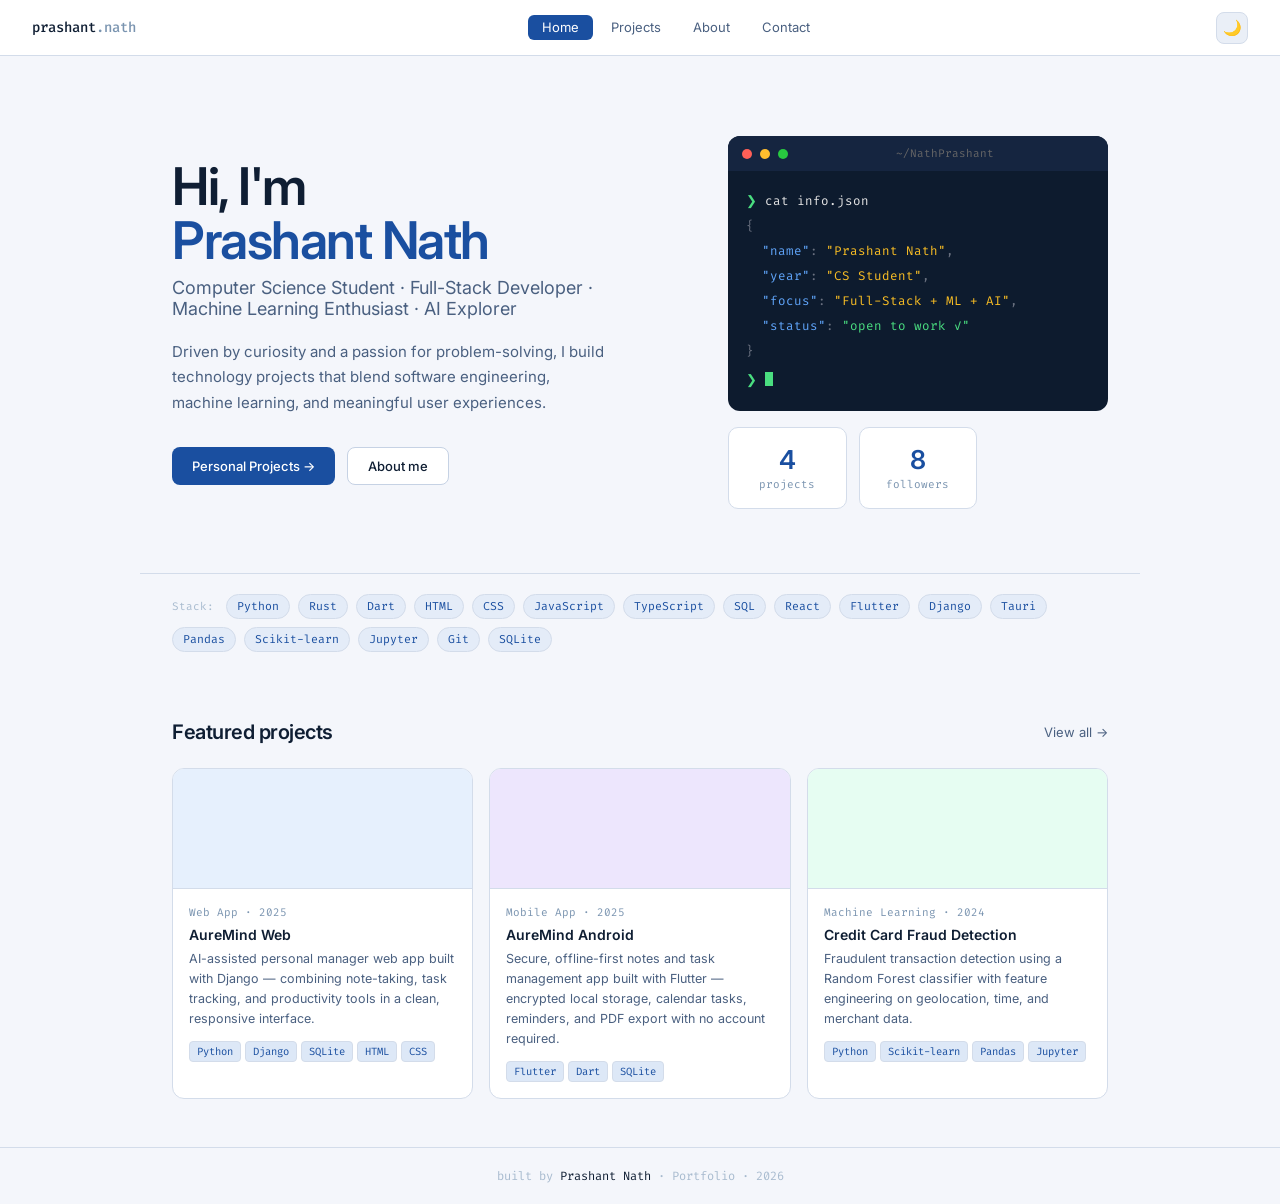
<file: index.html>
<!DOCTYPE html>
<html lang="en">
<head>
  <meta charset="UTF-8"/>
  <meta name="viewport" content="width=device-width, initial-scale=1.0"/>
  <title>Prashant Nath — Portfolio</title>
  <meta name="description" content="CS student building full-stack apps and exploring ML."/>
  <link rel="stylesheet" href="style.css"/>
</head>
<body>

<nav>
  <a class="nav-brand" href="index.html">prashant<em>.nath</em></a>
  <div class="nav-links" id="nav-links">
    <a class="nav-btn" href="index.html">Home</a>
    <a class="nav-btn" href="projects.html">Projects</a>
    <a class="nav-btn" href="about.html">About</a>
    <a class="nav-btn" href="contact.html">Contact</a>
  </div>
  <button id="theme-toggle" class="theme-toggle" onclick="toggleTheme()" title="Toggle theme">🌙</button>
  <button class="hamburger" id="hamburger" onclick="toggleMenu()">
    <span></span>
    <span></span>
    <span></span>
  </button>
</nav>

<!-- HERO -->
<div class="home-hero">
  <div class="home-hero-grid">
    <div>
      <h1 class="hero-name">Hi, I'm<br><span>Prashant Nath</span></h1>
      <p class="hero-role">Computer Science Student · Full-Stack Developer · Machine Learning Enthusiast · AI Explorer</p>
      <p class="hero-desc">Driven by curiosity and a passion for problem-solving, I build technology projects that blend software engineering, machine learning, and meaningful user experiences.</p>
      <div class="btn-row">
        <a class="btn-dark" href="projects.html">Personal Projects →</a>
        <a class="btn-light" href="about.html">About me</a>
      </div>
    </div>
    <div>
      <div class="terminal-card">
        <div class="term-bar">
          <div class="term-dot" style="background:#ff5f57"></div>
          <div class="term-dot" style="background:#ffbd2e"></div>
          <div class="term-dot" style="background:#28c940"></div>
          <span class="term-title">~/NathPrashant</span>
        </div>
        <div class="term-body">
          <div><span class="t-g">❯</span> <span class="t-w">cat info.json</span></div>
          <div class="t-dim">{</div>
          <div class="t-dim">&nbsp;&nbsp;<span class="t-b">"name"</span>: <span class="t-y">"Prashant Nath"</span>,</div>
          <div class="t-dim">&nbsp;&nbsp;<span class="t-b">"year"</span>: <span class="t-y">"CS Student"</span>,</div>
          <div class="t-dim">&nbsp;&nbsp;<span class="t-b">"focus"</span>: <span class="t-y">"Full-Stack + ML + AI"</span>,</div>
          <div class="t-dim">&nbsp;&nbsp;<span class="t-b">"status"</span>: <span class="t-g">"open to work ✓"</span></div>
          <div class="t-dim">}</div>
          <div style="margin-top:4px"><span class="t-g">❯</span> <span class="cursor"></span></div>
        </div>
      </div>
      <div class="stats-row">
          <div class="stat-box"><div class="stat-n">4</div><div class="stat-l">projects</div></div>
          <div class="stat-box"><div class="stat-n">8</div><div class="stat-l">followers</div></div>
      </div>
    </div>
  </div>
</div>

<div class="tech-strip">
  <span class="tech-label">Stack:</span>
  <span class="tech-pill">Python</span>
  <span class="tech-pill">Rust</span>
  <span class="tech-pill">Dart</span>
  <span class="tech-pill">HTML</span>
  <span class="tech-pill">CSS</span>
  <span class="tech-pill">JavaScript</span>
  <span class="tech-pill">TypeScript</span>
  <span class="tech-pill">SQL</span>

  <span class="tech-pill">React</span>
  <span class="tech-pill">Flutter</span>
  <span class="tech-pill">Django</span>
  <span class="tech-pill">Tauri</span>

  <span class="tech-pill">Pandas</span>
  <span class="tech-pill">Scikit-learn</span>
  <span class="tech-pill">Jupyter</span>

  <span class="tech-pill">Git</span>
  <span class="tech-pill">SQLite</span>
</div>
<!-- FEATURED PROJECTS -->
<div class="featured-section">
  <div class="sec-header">
    <div class="sec-title">Featured projects</div>
    <a class="sec-link" href="projects.html">View all →</a>
  </div>
  <div class="card-grid-3">

    <!--<a class="proj-card" href="projects/packet-sentry.html">
      <div class="proj-top c4"></div>
      <div class="proj-body">
        <div class="proj-cat">Desktop App · 2026</div>
        <div class="proj-title">Packet Sentry</div>
        <div class="proj-desc">A cross-platform desktop application for real-time network traffic monitoring and process-level bandwidth analysis.</div>
        <div class="proj-tags">
          <span class="tag">Rust</span>
          <span class="tag">Tauri</span>
          <span class="tag">React</span>
          <span class="tag">TypeScript</span>
        </div>
      </div>
    </a>-->

    <a class="proj-card" href="projects/auremind-web.html">
      <div class="proj-top c1"></div>
      <div class="proj-body">
        <div class="proj-cat">Web App · 2025</div>
        <div class="proj-title">AureMind Web</div>
        <div class="proj-desc">AI-assisted personal manager web app built with Django — combining note-taking, task tracking, and productivity tools in a clean, responsive interface.</div>
        <div class="proj-tags">
          <span class="tag">Python</span>
          <span class="tag">Django</span>
          <span class="tag">SQLite</span>
          <span class="tag">HTML</span>
          <span class="tag">CSS</span>
        </div>
      </div>
    </a>

    <a class="proj-card" href="projects/auremind-android.html">
      <div class="proj-top c2"></div>
      <div class="proj-body">
        <div class="proj-cat">Mobile App · 2025</div>
        <div class="proj-title">AureMind Android</div>
        <div class="proj-desc">Secure, offline-first notes and task management app built with Flutter — encrypted local storage, calendar tasks, reminders, and PDF export with no account required.</div>
        <div class="proj-tags">
          <span class="tag">Flutter</span>
          <span class="tag">Dart</span>
          <span class="tag">SQLite</span>
        </div>
      </div>
    </a>

    <a class="proj-card" href="projects/credit-card-fraud.html">
      <div class="proj-top c3"></div>
      <div class="proj-body">
        <div class="proj-cat">Machine Learning · 2024</div>
        <div class="proj-title">Credit Card Fraud Detection</div>
        <div class="proj-desc">Fraudulent transaction detection using a Random Forest classifier with feature engineering on geolocation, time, and merchant data.</div>
        <div class="proj-tags">
          <span class="tag">Python</span>
          <span class="tag">Scikit-learn</span>
          <span class="tag">Pandas</span>
          <span class="tag">Jupyter</span>
        </div>
      </div>
    </a>
    
  </div>
</div>

<footer>built by <span>Prashant Nath</span> · Portfolio · 2026</footer>
<script src="script.js"></script>
</body>
</html>
</file>
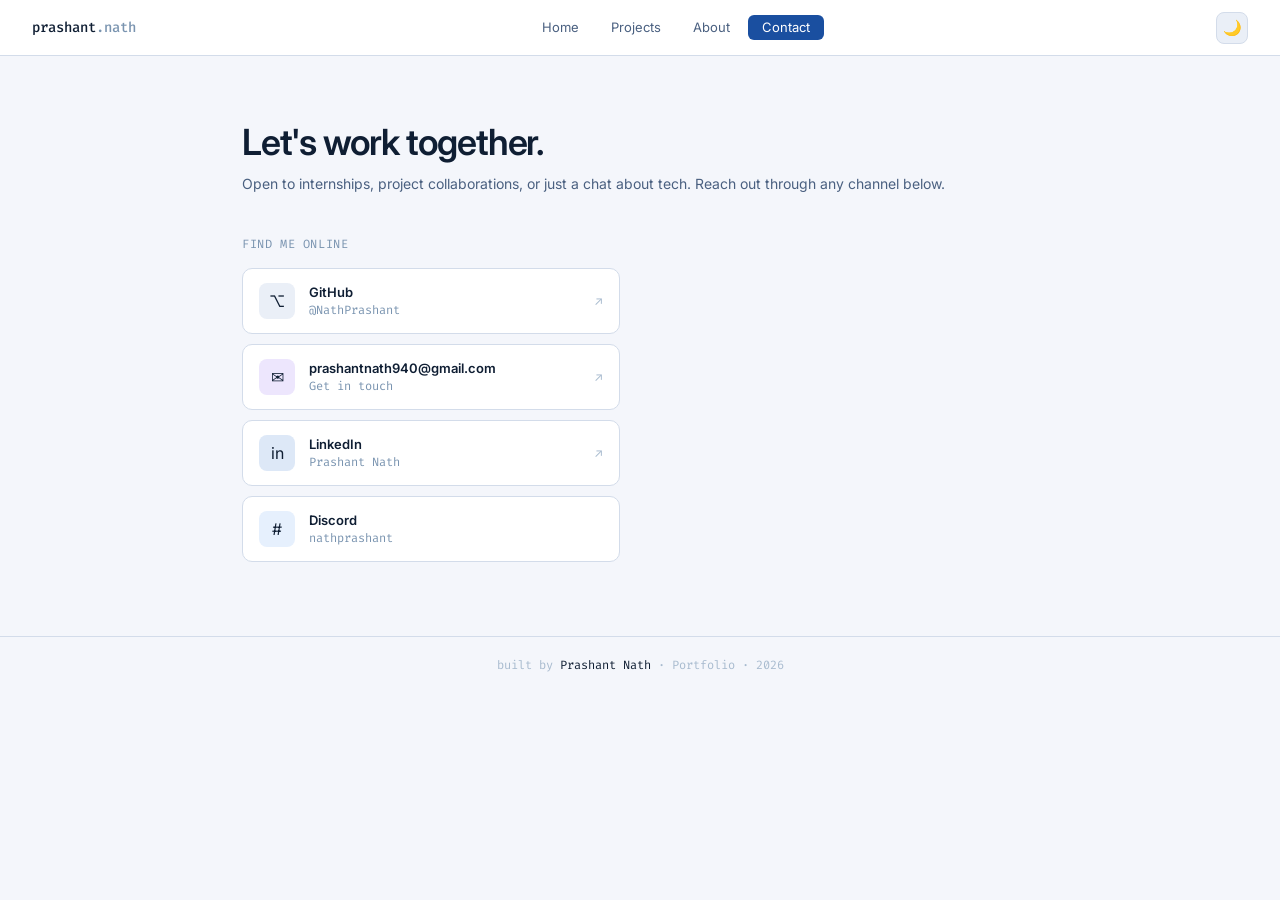
<file: contact.html>
<!DOCTYPE html>
<html lang="en">
<head>
  <meta charset="UTF-8"/>
  <meta name="viewport" content="width=device-width, initial-scale=1.0"/>
  <title>Contact — Prashant Nath</title>
  <link rel="stylesheet" href="style.css"/>
</head>
<body>

<nav>
  <a class="nav-brand" href="index.html">prashant<em>.nath</em></a>
  <div class="nav-links" id="nav-links">
    <a class="nav-btn" href="index.html">Home</a>
    <a class="nav-btn" href="projects.html">Projects</a>
    <a class="nav-btn" href="about.html">About</a>
    <a class="nav-btn" href="contact.html">Contact</a>
  </div>
  <button id="theme-toggle" class="theme-toggle" onclick="toggleTheme()" title="Toggle theme">🌙</button>
  <button class="hamburger" id="hamburger" onclick="toggleMenu()">
    <span></span>
    <span></span>
    <span></span>
  </button>
</nav>

<div class="contact-layout">
  <h2>Let's work together.</h2>
  <p>Open to internships, project collaborations, or just a chat about tech. Reach out through any channel below.</p>

  <div class="contact-grid">
    <div>
      <div class="contact-col-title">Find me online</div>

      <a class="soc-card" href="https://github.com/NathPrashant" target="_blank">
        <div class="soc-icon gh">⌥</div>
        <div class="soc-info"><h4>GitHub</h4><p>@NathPrashant</p></div>
        <span class="soc-arrow">↗</span>
      </a>
      <a class="soc-card" href="mailto:prashantnath940@gmail.com">
        <div class="soc-icon em">✉</div>
        <div class="soc-info"><h4>prashantnath940@gmail.com</h4><p>Get in touch</p></div>
        <span class="soc-arrow">↗</span>
      </a>
      <a class="soc-card" href="https://www.linkedin.com/in/NathPrashant" target="_blank">
        <div class="soc-icon li">in</div>
        <div class="soc-info"><h4>LinkedIn</h4><p>Prashant Nath</p></div>
        <span class="soc-arrow">↗</span>
      </a>
      <a>
        <div class="soc-card" onclick="copyDiscord(this)">
        <div class="soc-icon dc">#</div>
        <div class="soc-info"><h4>Discord</h4><p class="discord-username">nathprashant</p></div>
        </div>
      </a>
    </div>  
  </div>
</div>

<footer>built by <span>Prashant Nath</span> · Portfolio · 2026</footer>
<script src="script.js"></script>
</body>
</html>
</file>
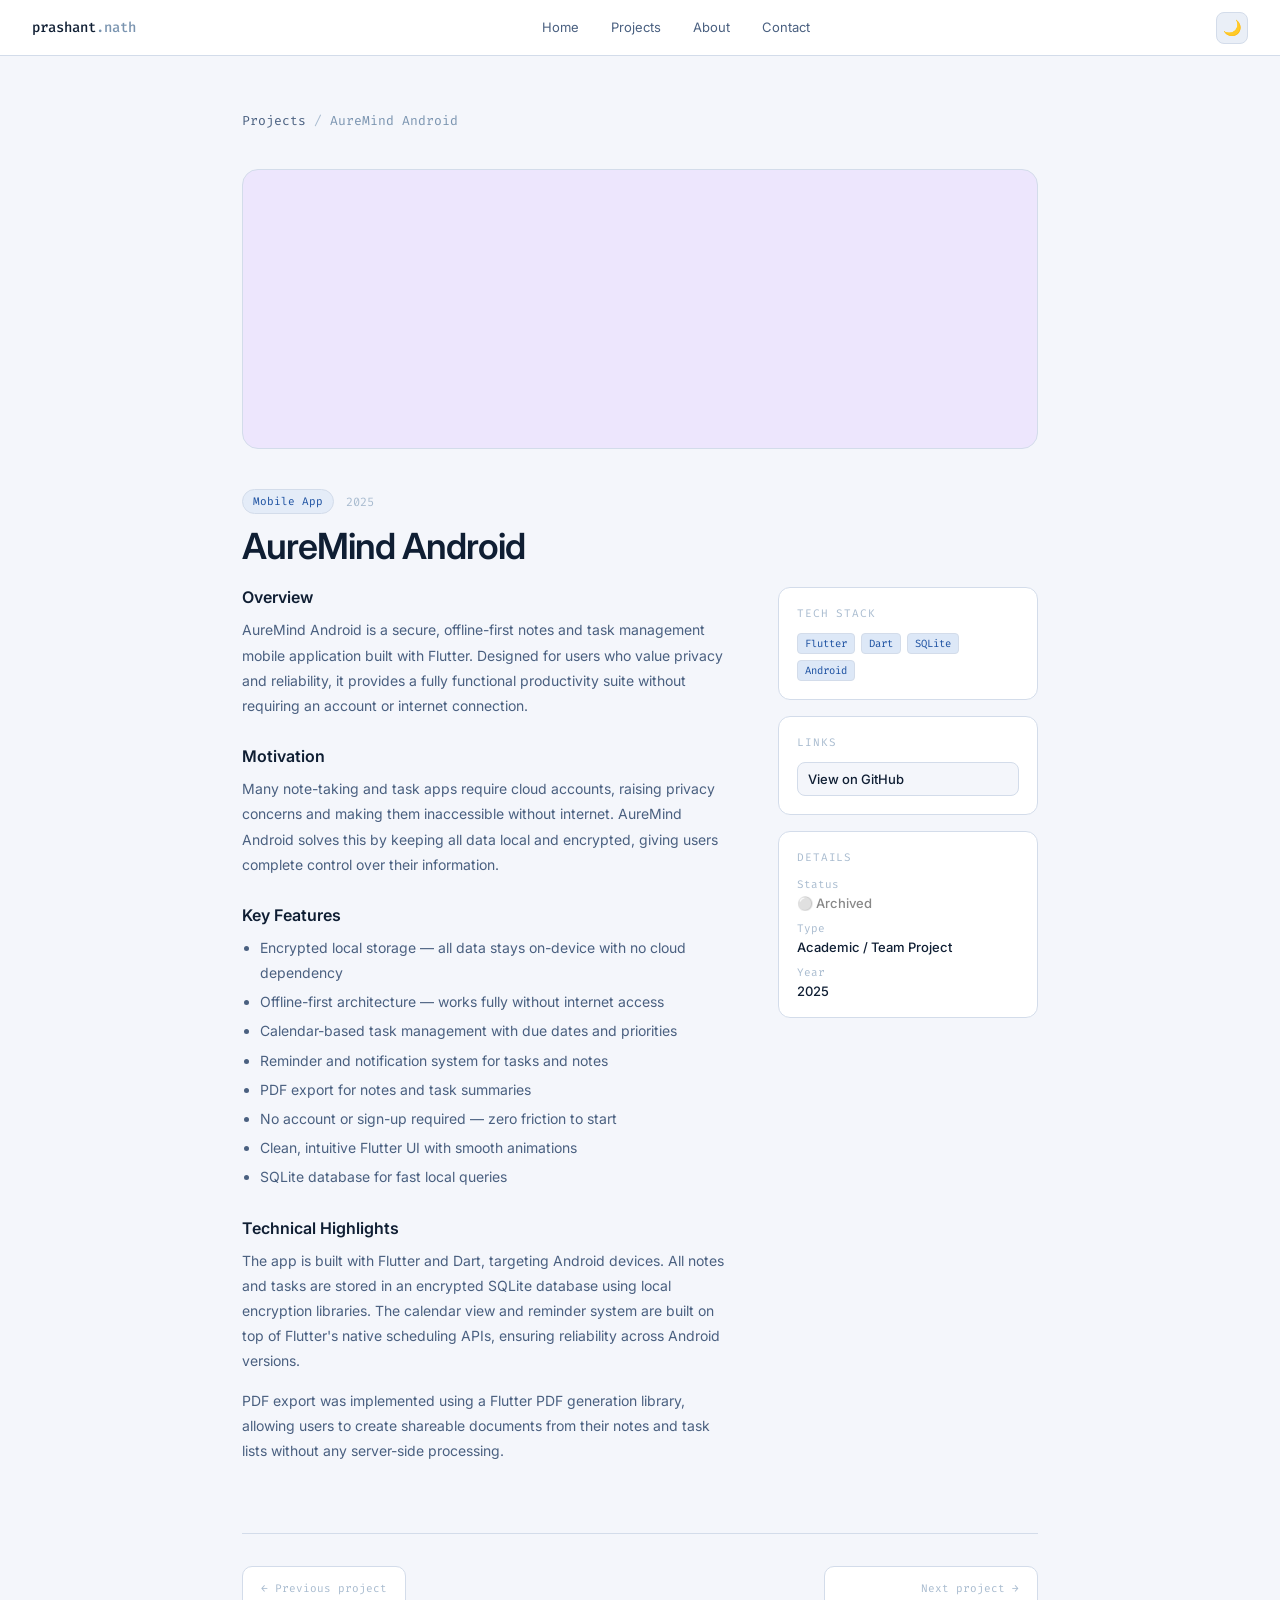
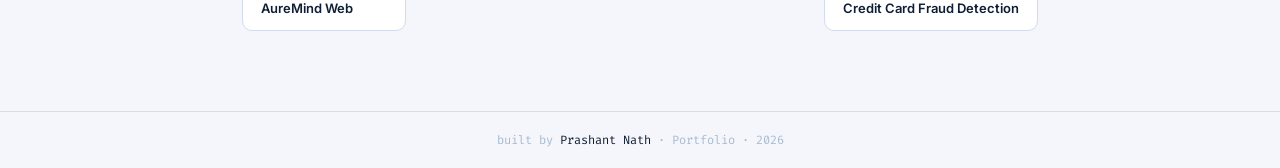
<file: projects/auremind-android.html>
<!DOCTYPE html>
<html lang="en">
<head>
  <meta charset="UTF-8"/>
  <meta name="viewport" content="width=device-width, initial-scale=1.0"/>
  <title>AureMind Android — Prashant Nath</title>
  <link rel="stylesheet" href="../style.css"/>
</head>
<body>

<nav>
  <a class="nav-brand" href="../index.html">prashant<em>.nath</em></a>
  <div class="nav-links" id="nav-links">
    <a class="nav-btn" href="../index.html">Home</a>
    <a class="nav-btn" href="../projects.html">Projects</a>
    <a class="nav-btn" href="../about.html">About</a>
    <a class="nav-btn" href="../contact.html">Contact</a>
  </div>
  <button id="theme-toggle" class="theme-toggle" onclick="toggleTheme()" title="Toggle theme">🌙</button>
  <button class="hamburger" id="hamburger" onclick="toggleMenu()">
    <span></span>
    <span></span>
    <span></span>
  </button>
</nav>

<div class="project-detail">

  <div class="breadcrumb">
    <a href="../projects.html">Projects</a>
    <span class="breadcrumb-sep">/</span>
    <span>AureMind Android</span>
  </div>

  <div class="project-hero c2"></div>

  <div class="project-meta-row">
    <span class="project-cat-badge">Mobile App</span>
    <span class="project-year">2025</span>
  </div>
  <h1>AureMind Android</h1>

  <div class="project-layout">
    <div class="project-body">

      <h3>Overview</h3>
      <p>AureMind Android is a secure, offline-first notes and task management mobile application built with Flutter. Designed for users who value privacy and reliability, it provides a fully functional productivity suite without requiring an account or internet connection.</p>

      <h3>Motivation</h3>
      <p>Many note-taking and task apps require cloud accounts, raising privacy concerns and making them inaccessible without internet. AureMind Android solves this by keeping all data local and encrypted, giving users complete control over their information.</p>

      <h3>Key Features</h3>
      <ul>
        <li>Encrypted local storage — all data stays on-device with no cloud dependency</li>
        <li>Offline-first architecture — works fully without internet access</li>
        <li>Calendar-based task management with due dates and priorities</li>
        <li>Reminder and notification system for tasks and notes</li>
        <li>PDF export for notes and task summaries</li>
        <li>No account or sign-up required — zero friction to start</li>
        <li>Clean, intuitive Flutter UI with smooth animations</li>
        <li>SQLite database for fast local queries</li>
      </ul>

      <h3>Technical Highlights</h3>
      <p>The app is built with Flutter and Dart, targeting Android devices. All notes and tasks are stored in an encrypted SQLite database using local encryption libraries. The calendar view and reminder system are built on top of Flutter's native scheduling APIs, ensuring reliability across Android versions.</p>
      <p>PDF export was implemented using a Flutter PDF generation library, allowing users to create shareable documents from their notes and task lists without any server-side processing.</p>

      
    </div>

    <div class="project-sidebar">
      <div class="sidebar-card">
        <div class="sidebar-card-title">Tech Stack</div>
        <div class="sidebar-tags">
          <span class="tag">Flutter</span>
          <span class="tag">Dart</span>
          <span class="tag">SQLite</span>
          <span class="tag">Android</span>
        </div>
      </div>

      <div class="sidebar-card">
        <div class="sidebar-card-title">Links</div>
        <div class="sidebar-links">
          <a class="sidebar-link" href="https://github.com/NathPrashant/AureMind_Android" target="_blank">
            View on GitHub
          </a>
        </div>
      </div>

      <div class="sidebar-card">
        <div class="sidebar-card-title">Details</div>
        <div style="display:flex;flex-direction:column;gap:10px">
          <div>
            <div style="font-size:11px;font-family:'Fira Code',monospace;color:var(--text-dimmer);margin-bottom:3px">Status</div>
            <div style="font-size:13px;font-weight:500;color:#888">⚪ Archived</div>
          </div>
          <div>
            <div style="font-size:11px;font-family:'Fira Code',monospace;color:var(--text-dimmer);margin-bottom:3px">Type</div>
            <div style="font-size:13px;font-weight:500">Academic / Team Project</div>
          </div>
          <div>
            <div style="font-size:11px;font-family:'Fira Code',monospace;color:var(--text-dimmer);margin-bottom:3px">Year</div>
            <div style="font-size:13px;font-weight:500">2025</div>
          </div>
        </div>
      </div>
    </div>
  </div>

  <div class="project-nav">
    <a class="project-nav-btn" href="../projects/auremind-web.html">
      <span class="project-nav-label">← Previous project</span>
      <span class="project-nav-title">AureMind Web</span>
    </a>
    <a class="project-nav-btn right" href="../projects/credit-card-fraud.html">
      <span class="project-nav-label">Next project →</span>
      <span class="project-nav-title">Credit Card Fraud Detection</span>
    </a>
  </div>

</div>

<footer>built by <span>Prashant Nath</span> · Portfolio · 2026</footer>
<script src="../script.js"></script>
</body>
</html>
</file>
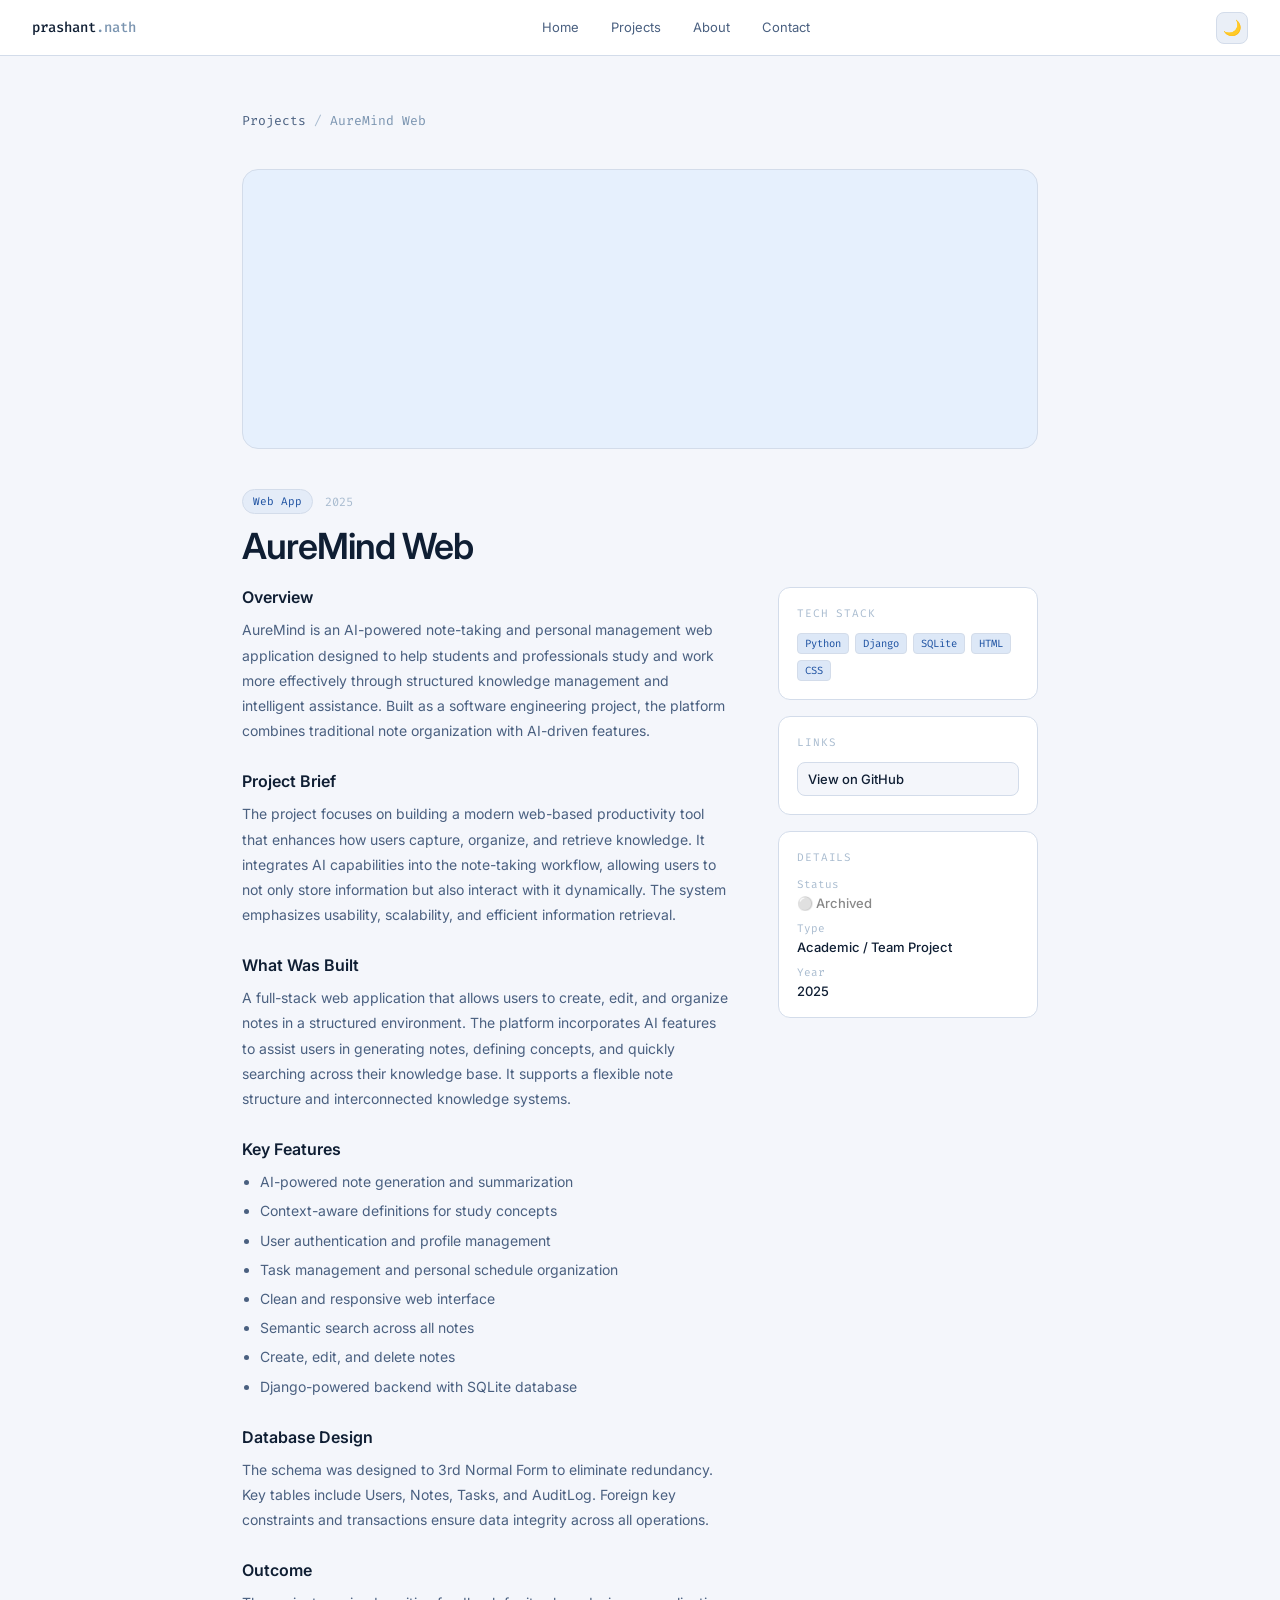
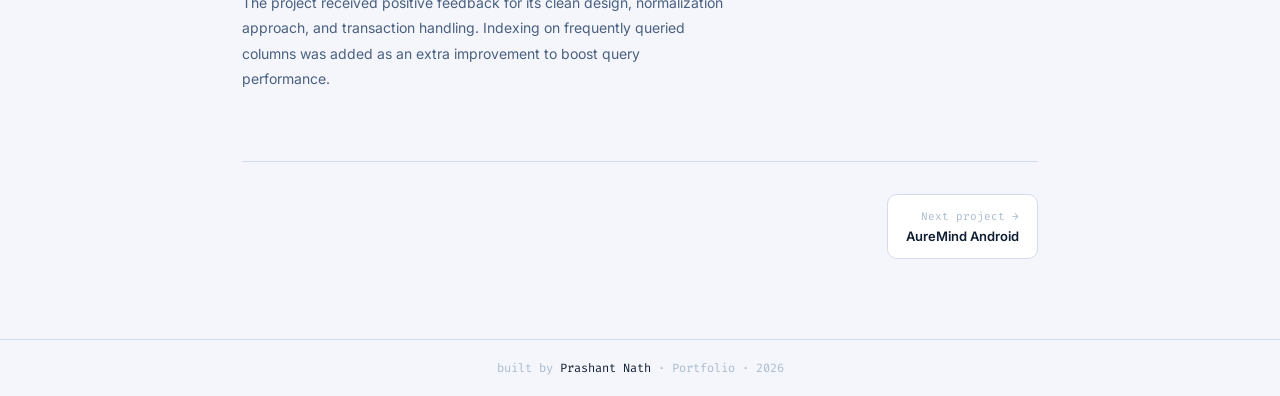
<file: projects/auremind-web.html>
<!DOCTYPE html>
<html lang="en">
<head>
  <meta charset="UTF-8"/>
  <meta name="viewport" content="width=device-width, initial-scale=1.0"/>
  <title>AureMind Web — Prashant Nath</title>
  <link rel="stylesheet" href="../style.css"/>
</head>
<body>

<nav>
  <a class="nav-brand" href="../index.html">prashant<em>.nath</em></a>
  <div class="nav-links" id="nav-links">
    <a class="nav-btn" href="../index.html">Home</a>
    <a class="nav-btn" href="../projects.html">Projects</a>
    <a class="nav-btn" href="../about.html">About</a>
    <a class="nav-btn" href="../contact.html">Contact</a>
  </div>
  <button id="theme-toggle" class="theme-toggle" onclick="toggleTheme()" title="Toggle theme">🌙</button>
  <button class="hamburger" id="hamburger" onclick="toggleMenu()">
    <span></span>
    <span></span>
    <span></span>
  </button>
</nav>

<div class="project-detail">

  <div class="breadcrumb">
    <a href="../projects.html">Projects</a>
    <span class="breadcrumb-sep">/</span>
    <span>AureMind Web</span>
  </div>

  <div class="project-hero c1"></div>

  <div class="project-meta-row">
    <span class="project-cat-badge">Web App</span>
    <span class="project-year">2025</span>
  </div>
  <h1>AureMind Web</h1>

  <div class="project-layout">
    <div class="project-body">

      <h3>Overview</h3>
      <p>AureMind is an AI-powered note-taking and personal management web application designed to help students and professionals study and work more effectively through structured knowledge management and intelligent assistance. Built as a software engineering project, the platform combines traditional note organization with AI-driven features.</p>

      <h3>Project Brief</h3>
      <p>The project focuses on building a modern web-based productivity tool that enhances how users capture, organize, and retrieve knowledge. It integrates AI capabilities into the note-taking workflow, allowing users to not only store information but also interact with it dynamically. The system emphasizes usability, scalability, and efficient information retrieval.</p>

      <h3>What Was Built</h3>
      <p>A full-stack web application that allows users to create, edit, and organize notes in a structured environment. The platform incorporates AI features to assist users in generating notes, defining concepts, and quickly searching across their knowledge base. It supports a flexible note structure and interconnected knowledge systems.</p>

      <h3>Key Features</h3>
      <ul>
        <li>AI-powered note generation and summarization</li>
        <li>Context-aware definitions for study concepts</li>
        <li>User authentication and profile management</li>
        <li>Task management and personal schedule organization</li>
        <li>Clean and responsive web interface</li>
        <li>Semantic search across all notes</li>
        <li>Create, edit, and delete notes</li>
        <li>Django-powered backend with SQLite database</li>
      </ul>

      <h3>Database Design</h3>
      <p>The schema was designed to 3rd Normal Form to eliminate redundancy. Key tables include Users, Notes, Tasks, and AuditLog. Foreign key constraints and transactions ensure data integrity across all operations.</p>

      <h3>Outcome</h3>
      <p>The project received positive feedback for its clean design, normalization approach, and transaction handling. Indexing on frequently queried columns was added as an extra improvement to boost query performance.</p>

    </div>

    <div class="project-sidebar">
      <div class="sidebar-card">
        <div class="sidebar-card-title">Tech Stack</div>
        <div class="sidebar-tags">
          <span class="tag">Python</span>
          <span class="tag">Django</span>
          <span class="tag">SQLite</span>
          <span class="tag">HTML</span>
          <span class="tag">CSS</span>
        </div>
      </div>

      <div class="sidebar-card">
        <div class="sidebar-card-title">Links</div>
        <div class="sidebar-links">
          <a class="sidebar-link" href="https://github.com/NathPrashant/AureMind_Web" target="_blank">
            View on GitHub
          </a>
        </div>
      </div>

      <div class="sidebar-card">
        <div class="sidebar-card-title">Details</div>
        <div style="display:flex;flex-direction:column;gap:10px">
          <div>
            <div style="font-size:11px;font-family:'Fira Code',monospace;color:var(--text-dimmer);margin-bottom:3px">Status</div>
            <div style="font-size:13px;font-weight:500;color:#888">⚪ Archived</div>
          </div>
          <div>
            <div style="font-size:11px;font-family:'Fira Code',monospace;color:var(--text-dimmer);margin-bottom:3px">Type</div>
            <div style="font-size:13px;font-weight:500">Academic / Team Project</div>
          </div>
          <div>
            <div style="font-size:11px;font-family:'Fira Code',monospace;color:var(--text-dimmer);margin-bottom:3px">Year</div>
            <div style="font-size:13px;font-weight:500">2025</div>
          </div>
        </div>
      </div>
    </div>
  </div>

  <div class="project-nav">
    <div></div>
    <a class="project-nav-btn right" href="../projects/auremind-android.html">
      <span class="project-nav-label">Next project →</span>
      <span class="project-nav-title">AureMind Android</span>
    </a>
  </div>

</div>

<footer>built by <span>Prashant Nath</span> · Portfolio · 2026</footer>
<script src="../script.js"></script>
</body>
</html>
</file>
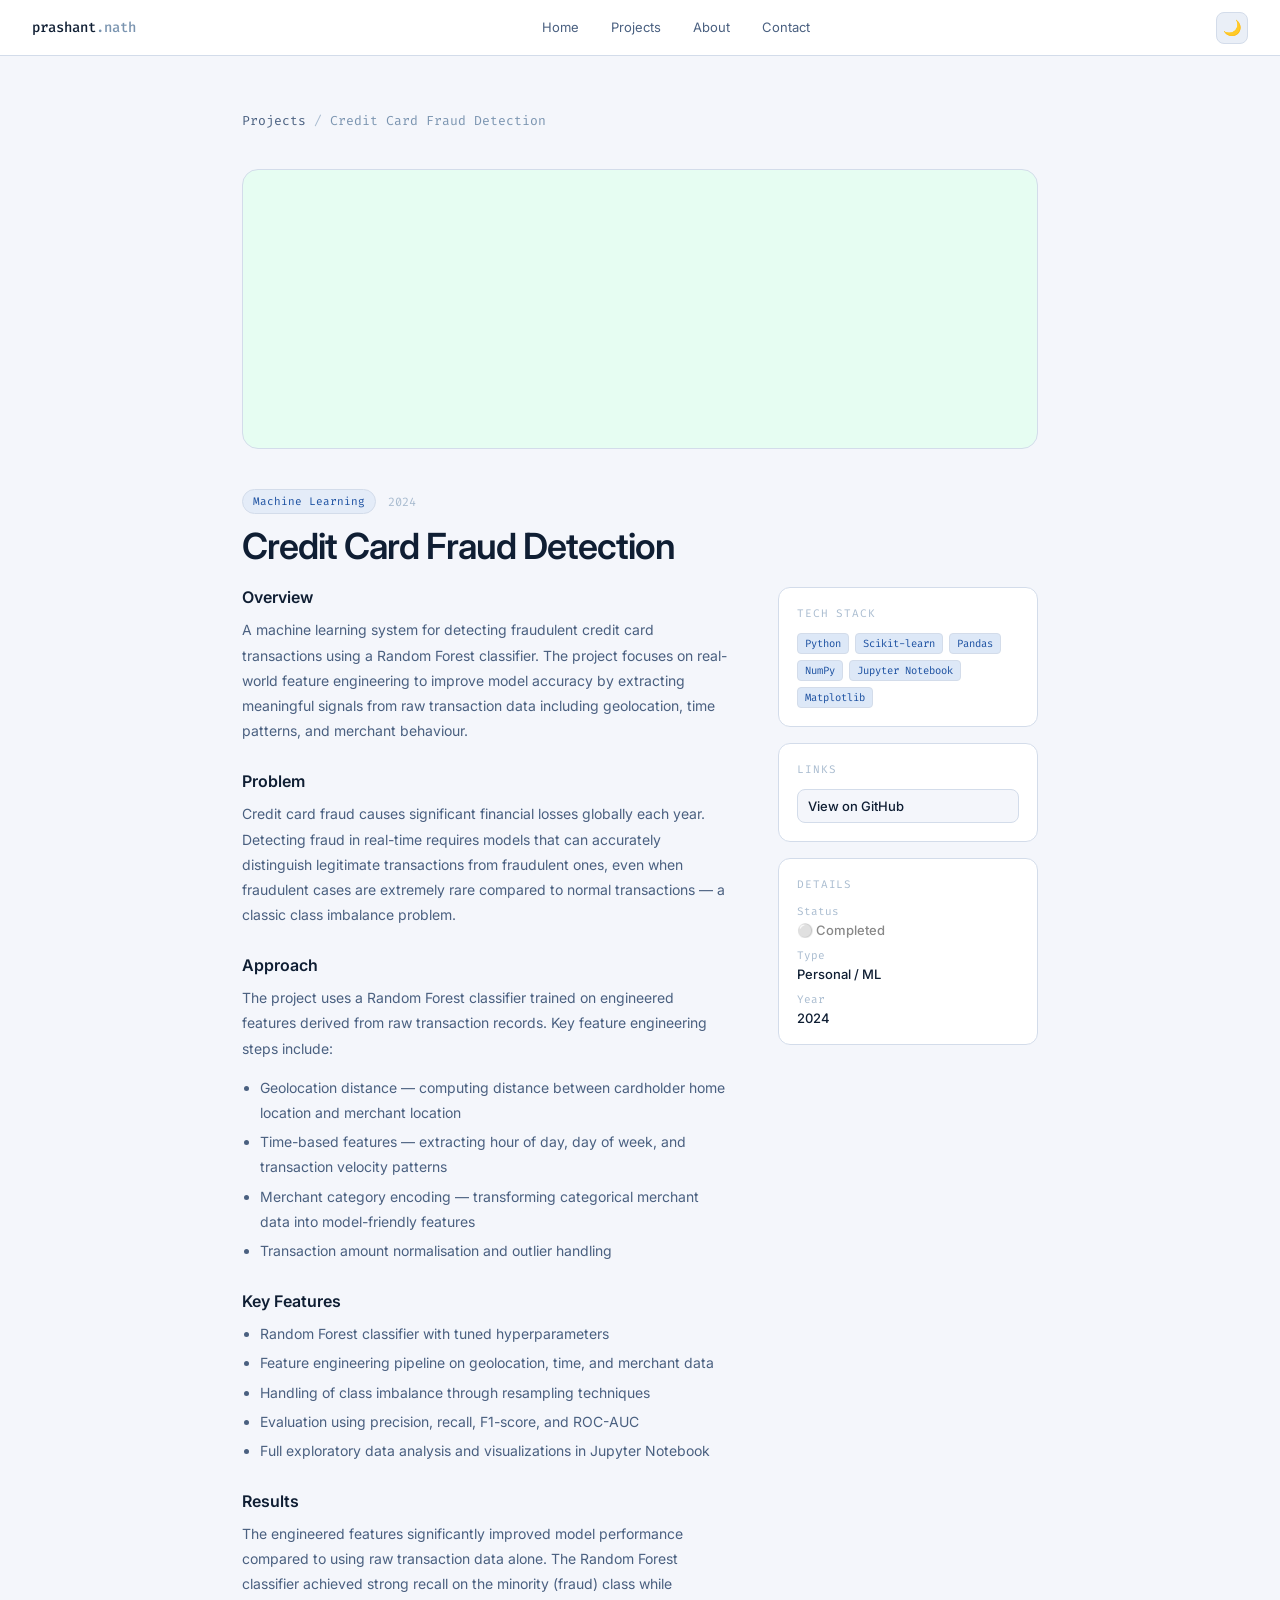
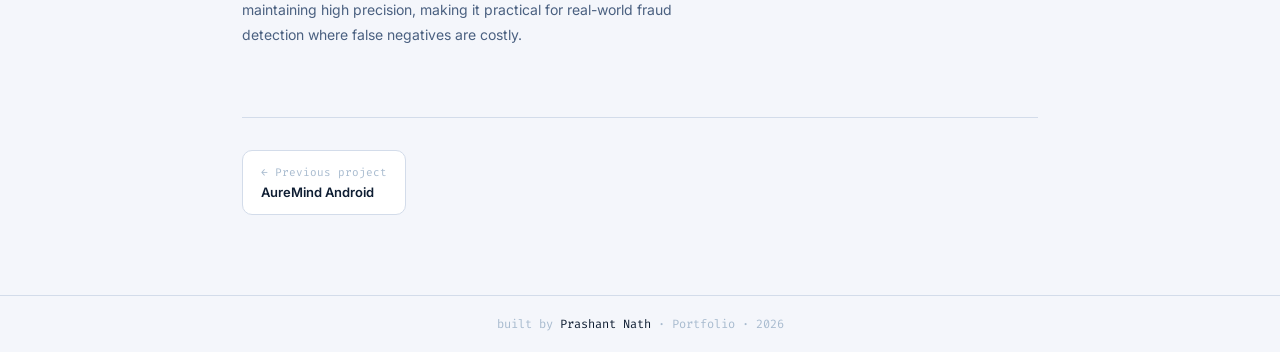
<file: projects/credit-card-fraud.html>
<!DOCTYPE html>
<html lang="en">
<head>
  <meta charset="UTF-8"/>
  <meta name="viewport" content="width=device-width, initial-scale=1.0"/>
  <title>Credit Card Fraud Detection — Prashant Nath</title>
  <link rel="stylesheet" href="../style.css"/>
</head>
<body>

<nav>
  <a class="nav-brand" href="../index.html">prashant<em>.nath</em></a>
  <div class="nav-links" id="nav-links">
    <a class="nav-btn" href="../index.html">Home</a>
    <a class="nav-btn" href="../projects.html">Projects</a>
    <a class="nav-btn" href="../about.html">About</a>
    <a class="nav-btn" href="../contact.html">Contact</a>
  </div>
  <button id="theme-toggle" class="theme-toggle" onclick="toggleTheme()" title="Toggle theme">🌙</button>
  <button class="hamburger" id="hamburger" onclick="toggleMenu()">
    <span></span>
    <span></span>
    <span></span>
  </button>
</nav>

<div class="project-detail">

  <div class="breadcrumb">
    <a href="../projects.html">Projects</a>
    <span class="breadcrumb-sep">/</span>
    <span>Credit Card Fraud Detection</span>
  </div>

  <div class="project-hero c3"></div>

  <div class="project-meta-row">
    <span class="project-cat-badge">Machine Learning</span>
    <span class="project-year">2024</span>
  </div>
  <h1>Credit Card Fraud Detection</h1>

  <div class="project-layout">
    <div class="project-body">

      <h3>Overview</h3>
      <p>A machine learning system for detecting fraudulent credit card transactions using a Random Forest classifier. The project focuses on real-world feature engineering to improve model accuracy by extracting meaningful signals from raw transaction data including geolocation, time patterns, and merchant behaviour.</p>

      <h3>Problem</h3>
      <p>Credit card fraud causes significant financial losses globally each year. Detecting fraud in real-time requires models that can accurately distinguish legitimate transactions from fraudulent ones, even when fraudulent cases are extremely rare compared to normal transactions — a classic class imbalance problem.</p>

      <h3>Approach</h3>
      <p>The project uses a Random Forest classifier trained on engineered features derived from raw transaction records. Key feature engineering steps include:</p>
      <ul>
        <li>Geolocation distance — computing distance between cardholder home location and merchant location</li>
        <li>Time-based features — extracting hour of day, day of week, and transaction velocity patterns</li>
        <li>Merchant category encoding — transforming categorical merchant data into model-friendly features</li>
        <li>Transaction amount normalisation and outlier handling</li>
      </ul>

      <h3>Key Features</h3>
      <ul>
        <li>Random Forest classifier with tuned hyperparameters</li>
        <li>Feature engineering pipeline on geolocation, time, and merchant data</li>
        <li>Handling of class imbalance through resampling techniques</li>
        <li>Evaluation using precision, recall, F1-score, and ROC-AUC</li>
        <li>Full exploratory data analysis and visualizations in Jupyter Notebook</li>
      </ul>

      <h3>Results</h3>
      <p>The engineered features significantly improved model performance compared to using raw transaction data alone. The Random Forest classifier achieved strong recall on the minority (fraud) class while maintaining high precision, making it practical for real-world fraud detection where false negatives are costly.</p>

    </div>

    <div class="project-sidebar">
      <div class="sidebar-card">
        <div class="sidebar-card-title">Tech Stack</div>
        <div class="sidebar-tags">
          <span class="tag">Python</span>
          <span class="tag">Scikit-learn</span>
          <span class="tag">Pandas</span>
          <span class="tag">NumPy</span>
          <span class="tag">Jupyter Notebook</span>
          <span class="tag">Matplotlib</span>
        </div>
      </div>

      <div class="sidebar-card">
        <div class="sidebar-card-title">Links</div>
        <div class="sidebar-links">
          <a class="sidebar-link" href="https://github.com/NathPrashant/Credit_Card_Fraud_Detection" target="_blank">
            View on GitHub
          </a>
        </div>
      </div>

      <div class="sidebar-card">
        <div class="sidebar-card-title">Details</div>
        <div style="display:flex;flex-direction:column;gap:10px">
          <div>
            <div style="font-size:11px;font-family:'Fira Code',monospace;color:var(--text-dimmer);margin-bottom:3px">Status</div>
            <div style="font-size:13px;font-weight:500;color:#888">⚪ Completed</div>
          </div>
          <div>
            <div style="font-size:11px;font-family:'Fira Code',monospace;color:var(--text-dimmer);margin-bottom:3px">Type</div>
            <div style="font-size:13px;font-weight:500">Personal / ML</div>
          </div>
          <div>
            <div style="font-size:11px;font-family:'Fira Code',monospace;color:var(--text-dimmer);margin-bottom:3px">Year</div>
            <div style="font-size:13px;font-weight:500">2024</div>
          </div>
        </div>
      </div>
    </div>
  </div>

  <div class="project-nav">
    <a class="project-nav-btn" href="../projects/auremind-android.html">
      <span class="project-nav-label">← Previous project</span>
      <span class="project-nav-title">AureMind Android</span>
    </a>
    <div></div>
  </div>

</div>

<footer>built by <span>Prashant Nath</span> · Portfolio · 2026</footer>
<script src="../script.js"></script>
</body>
</html>
</file>
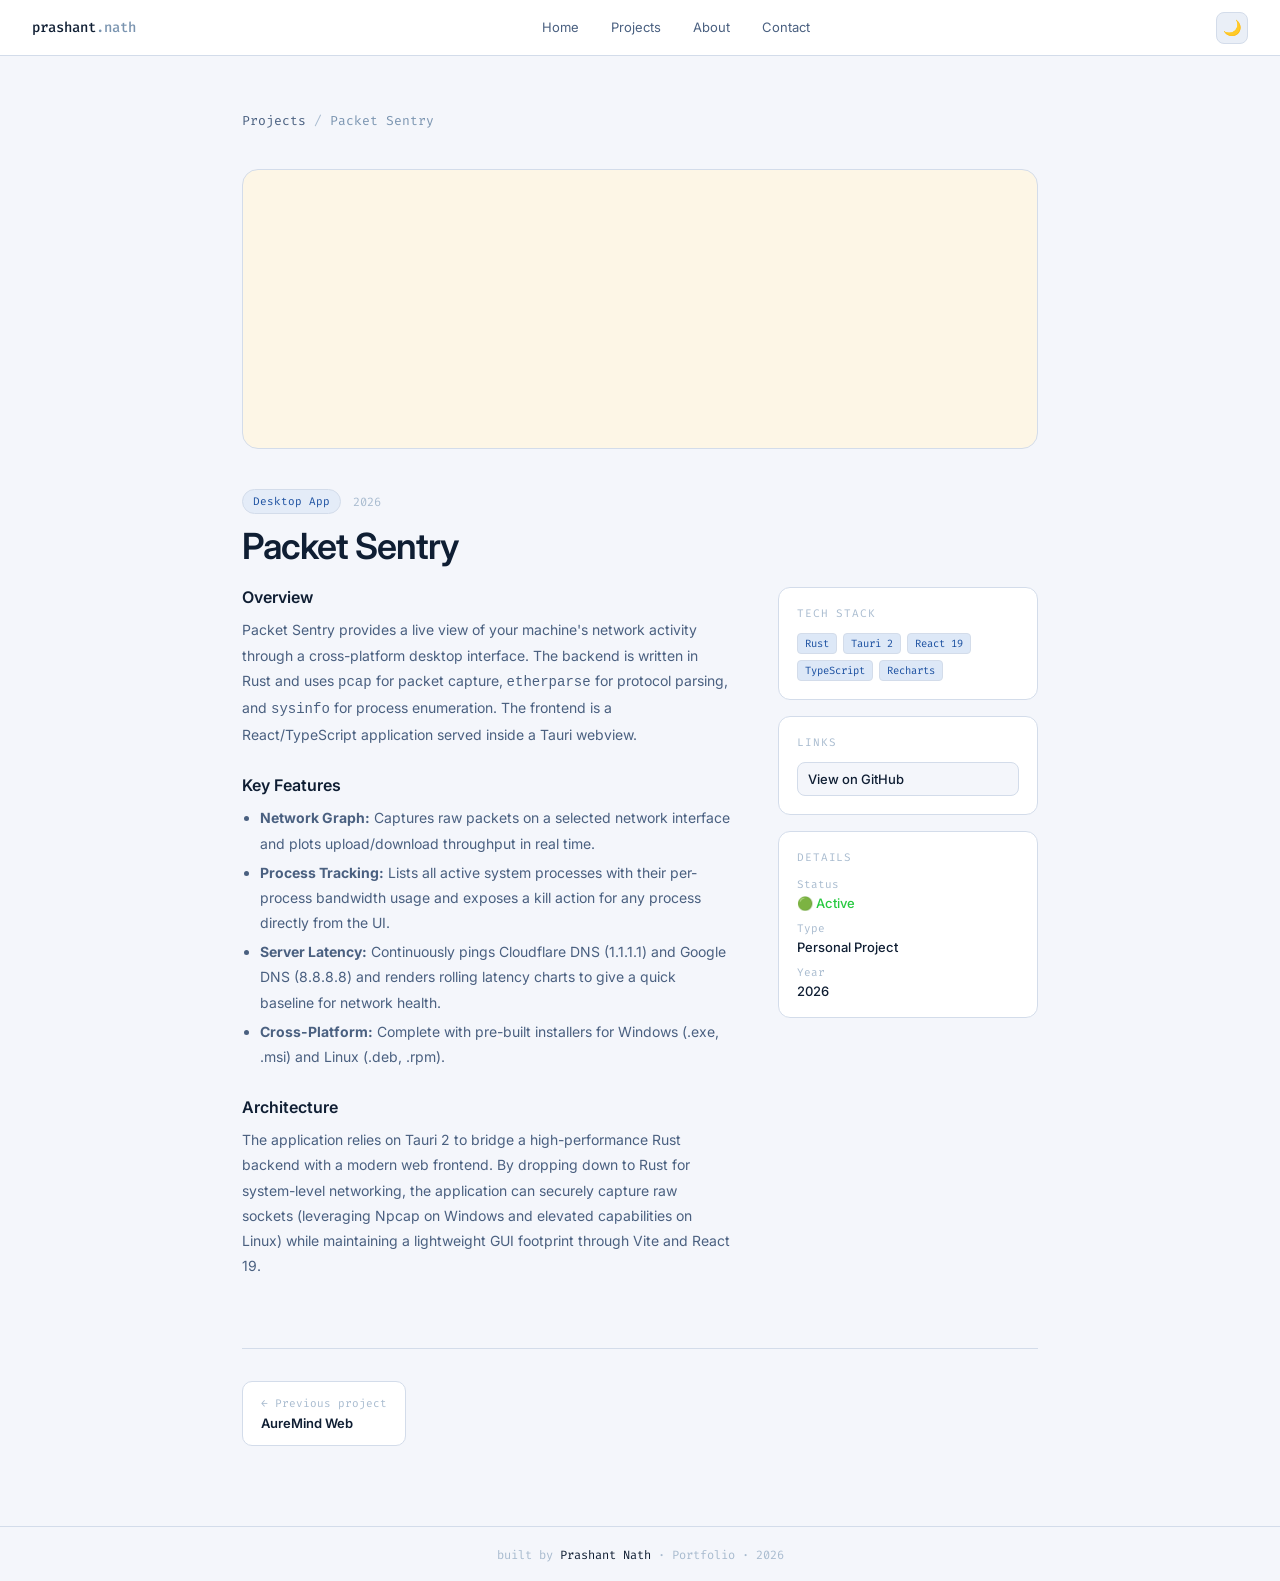
<file: projects/packet-sentry.html>
<!DOCTYPE html>
<html lang="en">
<head>
  <meta charset="UTF-8"/>
  <meta name="viewport" content="width=device-width, initial-scale=1.0"/>
  <title>Packet Sentry — Prashant Nath</title>
  <link rel="stylesheet" href="../style.css"/>
</head>
<body>

<nav>
  <a class="nav-brand" href="../index.html">prashant<em>.nath</em></a>
  <div class="nav-links" id="nav-links">
    <a class="nav-btn" href="../index.html">Home</a>
    <a class="nav-btn" href="../projects.html">Projects</a>
    <a class="nav-btn" href="../about.html">About</a>
    <a class="nav-btn" href="../contact.html">Contact</a>
  </div>
  <button id="theme-toggle" class="theme-toggle" onclick="toggleTheme()" title="Toggle theme">🌙</button>
  <button class="hamburger" id="hamburger" onclick="toggleMenu()">
    <span></span>
    <span></span>
    <span></span>
  </button>
</nav>

<div class="project-detail">

  <div class="breadcrumb">
    <a href="../projects.html">Projects</a>
    <span class="breadcrumb-sep">/</span>
    <span>Packet Sentry</span>
  </div>

  <div class="project-hero c4"></div>

  <div class="project-meta-row">
    <span class="project-cat-badge">Desktop App</span>
    <span class="project-year">2026</span>
  </div>
  <h1>Packet Sentry</h1>

  <div class="project-layout">
    <div class="project-body">

      <h3>Overview</h3>
      <p>Packet Sentry provides a live view of your machine's network activity through a cross-platform desktop interface. The backend is written in Rust and uses <code>pcap</code> for packet capture, <code>etherparse</code> for protocol parsing, and <code>sysinfo</code> for process enumeration. The frontend is a React/TypeScript application served inside a Tauri webview.</p>

      <h3>Key Features</h3>
      <ul>
        <li><strong>Network Graph:</strong> Captures raw packets on a selected network interface and plots upload/download throughput in real time.</li>
        <li><strong>Process Tracking:</strong> Lists all active system processes with their per-process bandwidth usage and exposes a kill action for any process directly from the UI.</li>
        <li><strong>Server Latency:</strong> Continuously pings Cloudflare DNS (1.1.1.1) and Google DNS (8.8.8.8) and renders rolling latency charts to give a quick baseline for network health.</li>
        <li><strong>Cross-Platform:</strong> Complete with pre-built installers for Windows (.exe, .msi) and Linux (.deb, .rpm).</li>
      </ul>

      <h3>Architecture</h3>
      <p>The application relies on Tauri 2 to bridge a high-performance Rust backend with a modern web frontend. By dropping down to Rust for system-level networking, the application can securely capture raw sockets (leveraging Npcap on Windows and elevated capabilities on Linux) while maintaining a lightweight GUI footprint through Vite and React 19.</p>

    </div>

    <div class="project-sidebar">
      <div class="sidebar-card">
        <div class="sidebar-card-title">Tech Stack</div>
        <div class="sidebar-tags">
          <span class="tag">Rust</span>
          <span class="tag">Tauri 2</span>
          <span class="tag">React 19</span>
          <span class="tag">TypeScript</span>
          <span class="tag">Recharts</span>
        </div>
      </div>

      <div class="sidebar-card">
        <div class="sidebar-card-title">Links</div>
        <div class="sidebar-links">
          <a class="sidebar-link" href="https://github.com/NathPrashant/Packet_Sentry" target="_blank">
            View on GitHub
          </a>
        </div>
      </div>

      <div class="sidebar-card">
        <div class="sidebar-card-title">Details</div>
        <div style="display:flex;flex-direction:column;gap:10px">
          <div>
            <div style="font-size:11px;font-family:'Fira Code',monospace;color:var(--text-dimmer);margin-bottom:3px">Status</div>
            <div style="font-size:13px;font-weight:500;color:#28c940">🟢 Active</div>
          </div>
          <div>
            <div style="font-size:11px;font-family:'Fira Code',monospace;color:var(--text-dimmer);margin-bottom:3px">Type</div>
            <div style="font-size:13px;font-weight:500">Personal Project</div>
          </div>
          <div>
            <div style="font-size:11px;font-family:'Fira Code',monospace;color:var(--text-dimmer);margin-bottom:3px">Year</div>
            <div style="font-size:13px;font-weight:500">2026</div>
          </div>
        </div>
      </div>
    </div>
  </div>

  <div class="project-nav">
    <a class="project-nav-btn left" href="../projects/auremind-web.html">
      <span class="project-nav-label">← Previous project</span>
      <span class="project-nav-title">AureMind Web</span>
    </a>
    <div></div>
  </div>

</div>

<footer>built by <span>Prashant Nath</span> · Portfolio · 2026</footer>
<script src="../script.js"></script>
</body>
</html>
</file>
<file: style.css>
@import url('https://fonts.googleapis.com/css2?family=Inter:wght@400;500;600&family=Fira+Code:wght@400;500&display=swap');

/* ── THEME VARIABLES ── */
:root {
  --bg:           #f4f6fb;
  --bg-card:      #ffffff;
  --bg-hover:     #eaeff7;
  --bg-input:     #ffffff;
  --bg-muted:     #edf1f8;
  --bg-edu:       #f4f6fb;
  --border:       #d3dcea;
  --border-input: #c6d2e4;
  --text:         #0f1e33;
  --text-muted:   #4a6080;
  --text-dim:     #7a94b0;
  --text-dimmer:  #a8bbcf;
  --nav-bg:       #ffffff;
  --btn-primary-bg:   #1a4fa0;
  --btn-primary-text: #ffffff;
  --tag-bg:       #dde8f7;
  --tag-color:    #1a4fa0;
  --pill-bg:      #e4ecf8;
  --pill-color:   #1a4fa0;
  --terminal-bg:  #0d1b2e;
  --terminal-bar: #152540;
  --sidebar-link-bg: #f4f6fb;
  --c1:#e6f0fd;
  --c2:#ede6fd;
  --c3:#e6fdf2;
  --c4:#fdf6e6;
  --c5:#fde6f0;
  --c6:#f0fde6;
  --soc-gh:#eaeff7;
  --soc-li:#dde8f7;
  --soc-tw:#e6f0fd;
  --soc-em:#ede6fd;
  --soc-lc:#fdf6e6;
  --accent: #1a4fa0;
}

[data-theme="dark"] {
  --bg:           #080e18;
  --bg-card:      #0e1a2b;
  --bg-hover:     #152033;
  --bg-input:     #0e1a2b;
  --bg-muted:     #0b1522;
  --bg-edu:       #0b1522;
  --border:       #1e3050;
  --border-input: #253d60;
  --text:         #dce8f5;
  --text-muted:   #7aaacf;
  --text-dim:     #3d6a90;
  --text-dimmer:  #254d6e;
  --nav-bg:       #080e18;
  --btn-primary-bg:   #2260c0;
  --btn-primary-text: #ffffff;
  --tag-bg:       #0d2845;
  --tag-color:    #6db0e8;
  --pill-bg:      #0d2845;
  --pill-color:   #6db0e8;
  --terminal-bg:  #040910;
  --terminal-bar: #0b1522;
  --sidebar-link-bg: #0b1522;
  --c1:#091c30;
  --c2:#0f0930;
  --c3:#09300f;
  --c4:#302509;
  --c5:#300925;
  --c6:#193009;
  --soc-gh:#0e2040;
  --soc-li:#091c35;
  --soc-tw:#091c30;
  --soc-em:#0f0930;
  --soc-lc:#302509;
  --accent: #2260c0;
}

*, *::before, *::after {
  box-sizing: border-box;
  margin: 0;
  padding: 0;
}

body {
  font-family: 'Inter', sans-serif;
  background: var(--bg);
  color: var(--text);
  min-height: 100vh;
  transition: background 0.25s, color 0.25s;
}

a {
  text-decoration: none;
  color: inherit;
}

/* ── THEME TOGGLE ── */
.theme-toggle {
  width: 32px; height: 32px;
  border-radius: 8px;
  border: 1px solid var(--border);
  background: var(--bg-hover);
  color: var(--text-muted);
  cursor: pointer;
  display: flex;
  align-items: center;
  justify-content: center;
  font-size: 15px;
  transition: background 0.15s, border-color 0.15s;
  flex-shrink: 0;
}

.theme-toggle:hover {
  background: var(--border);
  color: var(--text);
}

/* ── NAV ── */
nav {
  position: sticky; top: 0; z-index: 100;
  background: var(--nav-bg);
  border-bottom: 1px solid var(--border);
  display: flex; align-items: center;
  justify-content: space-between;
  padding: 0 32px; height: 56px;
  transition: background 0.25s, border-color 0.25s;
}

.nav-brand {
  font-family: 'Fira Code',monospace;
  font-size: 14px;
  font-weight: 500;
  color: var(--text);
}

.nav-brand em {
  color: var(--text-dim);
  font-style: normal;
}

.nav-links {
  display: flex;
  gap: 4px;
}

.nav-btn {
  font-size: 13px;
  padding: 6px 14px;
  border-radius: 6px;
  border: none;
  background: transparent;
  color: var(--text-muted);
  cursor: pointer;
  font-family: 'Inter', sans-serif;
  transition: background 0.15s, color 0.15s;
  text-decoration: none;
  display: inline-block;
  line-height: 1;
}

.nav-btn:hover {
  background: var(--bg-hover);
  color: var(--text);
}

.nav-btn.active {
  background: var(--btn-primary-bg);
  color: var(--btn-primary-text);
}

.nav-hire {
  font-size: 13px;
  padding: 6px 16px;
  border-radius: 6px;
  border: none;
  background: var(--btn-primary-bg);
  color: var(--btn-primary-text);
  cursor: pointer;
  font-family: 'Inter', sans-serif;
  transition: opacity 0.15s;
  text-decoration: none;
}
.nav-hire:hover {
  opacity: 0.8;
}

/* ── BUTTONS ── */
.btn-dark {
  display: inline-flex;
  align-items: center;
  gap: 6px;
  background: var(--btn-primary-bg);
  color: var(--btn-primary-text);
  font-size: 13px;
  font-weight: 500;
  padding: 10px 20px;
  border-radius: 8px;
  border: none;
  cursor: pointer;
  font-family: 'Inter', sans-serif;
  transition: opacity 0.15s;
  text-decoration: none;
}

.btn-dark:hover {
  opacity:0.8;
}

.btn-light {
  display: inline-flex;
  align-items: center;
  gap: 6px;
  background: var(--bg-card);
  color: var(--text);
  font-size: 13px;
  font-weight: 500;
  padding: 10px 20px;
  border-radius: 8px;
  border: 1px solid var(--border-input);
  cursor: pointer;
  font-family: 'Inter', sans-serif;
  transition: background 0.15s;
  text-decoration: none;
}

.btn-light:hover {
  background: var(--bg-hover);
}

.btn-row {
  display: flex;
  gap: 12px;
  flex-wrap: wrap;
}

/* ── BADGES ── */
.badge {
  display: inline-flex;
  align-items: center;
  gap: 6px;
  background: #f0fdf4;
  color: #166534;
  border: 1px solid #bbf7d0;
  font-size: 12px;
  font-family: 'Fira Code', monospace;
  padding: 4px 10px;
  border-radius: 100px;
  margin-bottom: 24px;
}

[data-theme="dark"] .badge {
  background: #0d2318;
  color: #4ade80;
  border-color: #166534;
}

.badge-dot {
  width: 6px;
  height: 6px;
  border-radius: 50%;
  background: #22c55e;
}

/* ── TAGS ── */
.tag {
  font-family: 'Fira Code', monospace;
  font-size: 10.5px;
  color: var(--tag-color);
  background: var(--tag-bg);
  padding: 3px 7px;
  border-radius: 4px;
  border: 1px solid var(--border);
}

/* ── FOOTER ── */
footer {
  border-top: 1px solid var(--border);
  padding: 20px 32px;
  text-align: center;
  font-size: 12px;
  color: var(--text-dimmer);
  font-family: 'Fira Code', monospace;
  margin-top: auto;
  transition: border-color 0.25s;
}
footer span {
  color: var(--text);
}

/* ── HOME ── */
.home-hero {
  max-width: 1000px;
  margin: 0 auto;
  padding: 80px 32px 64px;
}

.home-hero-grid {
  display: grid;
  grid-template-columns: 1fr 380px;
  gap: 64px;
  align-items: center;
}

h1.hero-name {
  font-size: 52px;
  font-weight: 600;
  letter-spacing: -1.5px;
  line-height: 1.05;
  margin-bottom: 8px;
}

h1.hero-name span {
  color: var(--accent);
}

.hero-role {
  font-size: 18px;
  color: var(--text-muted);
  margin-bottom: 20px;
}

.hero-desc {
  font-size: 15px;
  color: var(--text-muted);
  line-height: 1.7;
  max-width: 440px;
  margin-bottom: 32px;
}

.terminal-card {
  background: var(--terminal-bg);
  border-radius: 12px;
  overflow: hidden;
}

.term-bar {
  background: var(--terminal-bar);
  padding: 10px 14px;
  display: flex;
  align-items: center;
  gap: 8px;
}

.term-dot {
  width: 10px;
  height: 10px;
  border-radius: 50%;
}

.term-title {
  font-family: 'Fira Code', monospace;
  font-size: 11px;
  color: #666;
  margin-left: auto;
  margin-right: auto;
}

.term-body {
  padding: 18px;
  font-family: 'Fira Code', monospace;
  font-size: 12.5px;
  line-height: 2;
}

.t-g {
  color: #4ade80
}

.t-b {
  color: #60a5fa
}

.t-y {
  color: #fbbf24
}

.t-w {
  color: #e5e5e5
}

.t-dim {
  color: #6b7280
}

.cursor {
  display: inline-block;
  width: 8px;
  height: 14px;
  background: #4ade80;
  vertical-align: -2px;
  animation: blink 1s step-end infinite;
}

@keyframes blink { 0%, 100%{opacity: 1} 50%{opacity: 0} }

.stats-row {
  display: grid;
  grid-template-columns: repeat(3,1fr);
  gap: 12px;
  margin-top: 16px;
}

.stat-box {
  background: var(--bg-card);
  border: 1px solid var(--border);
  border-radius: 10px;
  padding: 16px;
  text-align: center;
  transition: background 0.25s, border-color 0.25s;
}

.stat-n {
  font-size: 26px;
  font-weight: 600;
  letter-spacing: -1px;
  color: var(--accent);
}

.stat-l {
  font-size: 11px;
  color: var(--text-dim);
  font-family: 'Fira Code', monospace;
  margin-top: 2px;
}

.tech-strip {
  border-top: 1px solid var(--border);
  padding: 20px 32px;
  max-width: 1000px;
  margin: 0 auto;
  display: flex;
  flex-wrap: wrap;
  gap: 8px;
  align-items: center;
  transition: border-color 0.25s;
}

.tech-label {
  font-size: 11px;
  color: var(--text-dimmer);
  font-family: 'Fira Code', monospace;
  margin-right: 4px;
}

.tech-pill {
  font-family: 'Fira Code', monospace;
  font-size: 11.5px;
  color: var(--pill-color);
  background: var(--pill-bg);
  border: 1px solid var(--border);
  padding: 4px 10px;
  border-radius: 100px;
  transition: background  0.25s, border-color 0.25s;
}

.featured-section {
  max-width: 1000px;
  margin: 0 auto;
  padding: 48px 32px;
}

.sec-header {
  display: flex;
  align-items: center;
  justify-content: space-between;
  margin-bottom: 24px;
}

.sec-title {
  font-size: 20px;
  font-weight: 600;
  letter-spacing: -0.5px;
}

.sec-link {
  font-size: 13px;
  color: var(--text-muted);
  text-decoration: none;
  transition: color 0.15s;
}

.sec-link:hover {
  color: var(--text);
}

/* ── PROJECT CARDS ── */
.card-grid-3 {
  display: grid;
  grid-template-columns: repeat(3, 1fr);
  gap: 16px;
}

.proj-card {
  background: var(--bg-card);
  border: 1px solid var(--border);
  border-radius: 12px;
  overflow: hidden;
  transition: border-color 0.2s, transform 0.2s, background 0.25s;
  cursor: pointer;
  text-decoration: none;
  color: inherit;
  display: block;
}

.proj-card:hover {
  border-color: var(--accent);
  transform: translateY(-2px);
}

.proj-top {
  height: 120px;
  display: flex;
  align-items: center;
  justify-content: center;
  font-size: 36px;
  border-bottom: 1px solid var(--border);
  transition: border-color 0.25s;
}

.c1 { background: var(--c1) }
.c2 { background: var(--c2) }
.c3 { background: var(--c3) }
.c4 { background: var(--c4) }
.c5 { background: var(--c5) }
.c6 { background: var(--c6) }

.proj-body {
  padding: 16px;
}

.proj-cat {
  font-size: 11px;
  font-family: 'Fira Code', monospace;
  color: var(--text-dim);
  margin-bottom: 6px;
}

.proj-title {
  font-size: 14px;
  font-weight: 600;
  margin-bottom: 6px;
}

.proj-desc {
  font-size: 12.5px;
  color: var(--text-muted);
  line-height: 1.6;
  margin-bottom: 12px;
}

.proj-tags {
  display: flex;
  flex-wrap: wrap;
  gap:4px;
}

/* ── PROJECTS PAGE ── */
.projects-layout {
  max-width: 1000px;
  margin: 0 auto;
  padding: 64px 32px;
}

.page-header {
  margin-bottom: 32px;
}

.page-header h2 {
  font-size: 32px;
  font-weight: 600;
  letter-spacing: -1px;
  margin-bottom: 8px;
}

.page-header p {
  font-size: 14px;
  color: var(--text-muted);
  line-height: 1.7;
}

.filter-bar {
  display: flex;
  gap: 8px;
  margin-bottom: 28px;
  flex-wrap: wrap;
}

.filter-btn {
  font-size: 12px;
  font-family: 'Fira Code', monospace;
  padding: 6px 14px;
  border-radius: 100px;
  border: 1px solid var(--border-input);
  background: var(--bg-card);
  color: var(--text-muted);
  cursor: pointer;
  transition: all 0.15s;
}

.filter-btn:hover {
  border-color: var(--accent);
  color: var(--accent);
}

.filter-btn.active {
  background: var(--btn-primary-bg);
  color: var(--btn-primary-text);
  border-color: var(--btn-primary-bg);
}

.proj-grid {
  display: grid;
  grid-template-columns: repeat(3,1fr);
  gap: 16px;
}

/* ── ABOUT ── */
.about-layout {
  max-width: 900px;
  margin: 0 auto;
  padding: 64px 32px;
}

.about-grid {
  display: grid;
  grid-template-columns: 220px 1fr;
  gap: 56px;
  align-items: start;
}

.avatar-box {
  background: var(--bg-hover);
  border: 1px solid var(--border);
  border-radius: 12px;
  aspect-ratio: 3/4;
  display: flex;
  align-items: center;
  justify-content: center;
  font-size: 72px;
  flex-direction: column;
  gap: 12px;
  transition: background 0.25s, border-color 0.25s;
}

.avail-badge {
  font-size: 11px;
  font-family: 'Fira Code', monospace;
  color: #166534;
  background: #f0fdf4;
  border: 1px solid #bbf7d0;
  padding: 5px 12px;
  border-radius: 100px;
  display: flex;
  align-items: center;
  gap: 5px;
}

[data-theme="dark"] .avail-badge {
  background: #0d2318;
  color: #4ade80;
  border-color: #166534;
}

.about-right h2 {
  font-size: 32px;
  font-weight: 600;
  letter-spacing: -1px;
  line-height: 1.15;
  margin-bottom: 20px;
}
.about-right p {
  font-size: 14px;
  color: var(--text-muted);
  line-height: 1.8;
  margin-bottom: 14px;
}
.skills-header {
  font-size: 12px;
  font-family: 'Fira Code', monospace;
  color: var(--text-dim);
  margin: 24px 0 10px;
  text-transform: uppercase;
  letter-spacing: 0.05em;
}
.tag-cloud {
  display: flex;
  flex-wrap: wrap;
  gap: 6px;
}
.edu-card {
  margin-top: 24px;
  background: var(--bg-edu);
  border: 1px solid var(--border);
  border-left: 3px solid var(--accent);
  border-radius: 0 8px 8px 0;
  padding: 16px;
  transition: background 0.25s, border-color 0.25s;
}
.edu-card h4 {
  font-size: 14px;
  font-weight: 600;
  margin-bottom: 4px;
}

.edu-card p {
  font-size: 12.5px;
  color: var(--text-muted);
  font-family: 'Fira Code', monospace;
  line-height: 1.7;
}

/* ── CONTACT ── */
.contact-layout {
  max-width: 860px;
  margin: 0 auto;
  padding: 64px 32px;
}

.contact-layout h2 {
  font-size: 36px;
  font-weight: 600;
  letter-spacing: -1.2px;
  margin-bottom: 8px;
}
.contact-layout > p {
  font-size: 14px;
  color: var(--text-muted);
  margin-bottom: 40px;
  line-height: 1.7;
}
.contact-grid {
  display: grid;
  grid-template-columns: 1fr 1fr;
  gap: 40px;
}
.contact-col-title {
  font-size: 12px;
  font-family: 'Fira Code', monospace;
  color: var(--text-dim);
  text-transform: uppercase;
  letter-spacing: 0.05em;
  margin-bottom: 16px;
}
.soc-card {
  display: flex;
  align-items: center;
  gap: 14px;
  padding: 14px 16px;
  background: var(--bg-card);
  border: 1px solid var(--border);
  border-radius: 10px;
  cursor: pointer;
  transition: border-color 0.2s, transform 0.15s, background 0.25s;
  margin-bottom: 10px;
  text-decoration: none;
  color: inherit;
}

.soc-card:hover {
  border-color: var(--accent);
  transform: translateX(3px);
}

.soc-icon {
  width: 36px;
  height: 36px;
  border-radius: 8px;
  display: flex;
  align-items: center;
  justify-content: center;
  font-size: 16px;
  flex-shrink: 0;
  transition: background 0.25s;
}

.soc-icon.gh { background: var(--soc-gh) }
.soc-icon.li { background: var(--soc-li) }
.soc-icon.tw { background: var(--soc-tw) }
.soc-icon.em { background: var(--soc-em) }
.soc-icon.lc { background: var(--soc-lc) }
.soc-icon.dc { background: var(--soc-tw) }

.soc-icon i {
  font-size: 18px;
  color: var(--accent);
}

.soc-info h4 {
  font-size: 13px;
  font-weight: 600;
  margin-bottom: 2px;
}

.soc-info p {
  font-size: 12px;
  color: var(--text-dim);
  font-family: 'Fira Code', monospace;
}

.soc-arrow {
  margin-left: auto;
  font-size: 12px;
  color: var(--text-dimmer);
}

.form-group {
  margin-bottom: 14px;
}

.form-label {
  font-size: 12px;
  font-family: 'Fira Code', monospace;
  color: var(--text-muted);
  margin-bottom: 5px;
  display: block;
}

.form-input {
  width: 100%;
  font-size: 13px;
  padding: 9px 12px;
  border: 1px solid var(--border-input);
  border-radius: 8px;
  background: var(--bg-input);
  color: var(--text);
  font-family: 'Inter', sans-serif;
  outline: none;
  transition: border-color 0.2s, background 0.25s, color 0.25s;
}

.form-input:focus {
  border-color: var(--accent);
}

textarea.form-input {
  height: 100px;
  resize: none;
}

.submit-btn {
  width: 100%;
  padding: 11px;
  background: var(--btn-primary-bg);
  color: var(--btn-primary-text);
  border: none;
  border-radius: 8px;
  font-size: 13px;
  font-weight: 500;
  cursor: pointer;
  font-family: 'Inter', sans-serif;
  transition: opacity 0.15s, background 0.25s, color 0.25s;
  margin-top: 4px;
}

.submit-btn:hover {
  opacity: 0.8;
}

.success-msg {
  display: none;
  margin-top: 12px;
  padding: 12px;
  background: #f0fdf4;
  border: 1px solid #bbf7d0;
  border-radius: 8px;
  font-size: 13px;
  color: #166534;
  font-family: 'Fira Code', monospace;
}

[data-theme="dark"] .success-msg {
  background: #0d2318;
  border-color: #166534;
  color: #4ade80;
}

.avail-strip {
  margin-top: 48px;
  background: var(--bg-card);
  border: 1px solid var(--border);
  border-radius: 12px;
  padding: 20px 24px;
  display: flex;
  align-items: center;
  justify-content: space-between;
  gap: 16px;
  flex-wrap: wrap;
  transition: background 0.25s, border-color 0.25s;
}

.avail-strip h4 {
  font-size: 15px;
  font-weight: 600;
  margin-bottom: 3px;
}

.avail-strip p {
  font-size: 12.5px;
  color: var(--text-muted);
}

.green-dot {
  display: inline-block;
  width: 7px;
  height: 7px;
  border-radius: 50%;
  background: #22c55e;
  margin-right: 5px;
}

/* ── PROJECT DETAIL ── */
.project-detail {
  max-width: 860px;
  margin: 0 auto;
  padding: 56px 32px 80px;
}

.breadcrumb {
  display: flex;
  align-items: center;
  gap: 8px;
  font-size: 13px;
  color: var(--text-dim);
  margin-bottom: 40px;
  font-family: 'Fira Code', monospace;
}

.breadcrumb a {
  color: var(--text-muted);
  text-decoration: none;
  transition: color 0.15s;
}

.breadcrumb a:hover {
  color: var(--accent);
}

.breadcrumb-sep {
  color: var(--text-dimmer);
}

.project-hero {
  height: 280px;
  border-radius: 16px;
  display: flex;
  align-items: center;
  justify-content: center;
  font-size: 72px;
  margin-bottom: 40px;
  border: 1px solid var(--border);
  transition: border-color 0.25s;
}

.project-meta-row {
  display: flex;
  align-items: center;
  gap: 12px;
  margin-bottom: 12px;
  flex-wrap: wrap;
}

.project-cat-badge {
  font-family: 'Fira Code', monospace;
  font-size: 11px;
  color: var(--accent);
  background: var(--pill-bg);
  border: 1px solid var(--border);
  padding: 4px 10px;
  border-radius: 100px;
  transition: background 0.25s, border-color 0.25s;
}

.project-year {
  font-family: 'Fira Code', monospace;
  font-size: 12px;
  color: var(--text-dimmer);
}

.project-detail h1 {
  font-size: 36px;
  font-weight: 600;
  letter-spacing: -1px;
  margin-bottom: 20px;
  line-height: 1.15;
}

.project-layout {
  display: grid;
  grid-template-columns: 1fr 260px;
  gap: 48px;
  align-items: start;
}

.project-body h3 {
  font-size: 16px;
  font-weight: 600;
  margin: 28px 0 10px;
  color: var(--text);
}

.project-body h3:first-child {
  margin-top: 0;
}

.project-body p {
  font-size: 14px;
  color: var(--text-muted);
  line-height: 1.8;
  margin-bottom: 14px;
}

.project-body ul {
  padding-left: 18px;
  margin-bottom: 14px;
}

.project-body ul li {
  font-size: 14px;
  color: var(--text-muted);
  line-height: 1.8;
  margin-bottom: 4px;
}

.project-sidebar {
  position: sticky;
  top: 80px;
  display: flex;
  flex-direction: column;
  gap: 16px;
}

.sidebar-card {
  background: var(--bg-card);
  border: 1px solid var(--border);
  border-radius: 12px;
  padding: 18px;
  transition: background 0.25s, border-color 0.25s;
}

.sidebar-card-title {
  font-size: 11px;
  font-family: 'Fira Code', monospace;
  color: var(--text-dimmer);
  text-transform: uppercase;
  letter-spacing: 0.08em;
  margin-bottom: 12px;
}

.sidebar-tags {
  display: flex;
  flex-wrap: wrap;
  gap: 6px;
}

.sidebar-links {
  display: flex;
  flex-direction: column;
  gap: 8px;
}

.sidebar-link {
  display: flex;
  align-items: center;
  gap: 8px;
  font-size: 13px;
  color: var(--text);
  text-decoration: none;
  padding: 8px 10px;
  background: var(--sidebar-link-bg);
  border: 1px solid var(--border);
  border-radius: 8px;
  transition: border-color 0.15s, background 0.15s;
  font-weight: 500;
}

.sidebar-link:hover {
  border-color: var(--accent);
  background: var(--bg-hover);
}

.project-nav {
  display: flex;
  justify-content: space-between;
  margin-top: 56px;
  padding-top: 32px;
  border-top: 1px solid var(--border);
  gap: 16px;
  transition: border-color 0.25s;
}

.project-nav-btn {
  display: flex;
  flex-direction: column;
  gap: 4px;
  text-decoration: none;
  padding: 14px 18px;
  background: var(--bg-card);
  border: 1px solid var(--border);
  border-radius: 10px;
  transition: border-color 0.15s, transform 0.15s, background 0.25s;
  max-width: 240px;
}

.project-nav-btn:hover {
  border-color: var(--accent);
  transform: translateY(-1px);
}

.project-nav-btn.right {
  text-align: right;
  margin-left: auto;
}

.project-nav-label {
  font-size: 11px;
  font-family: 'Fira Code', monospace;
  color: var(--text-dimmer);
}

.project-nav-title {
  font-size: 13px;
  font-weight: 600;
  color: var(--text);
}

/* ── RESPONSIVE ── */
@media (max-width:700px) {
  .home-hero-grid,.about-grid,.contact-grid,.project-layout { grid-template-columns:1fr; }
  .card-grid-3,.proj-grid { grid-template-columns:1fr; }
  nav { padding:0 16px; }
  .nav-links { display:none; }
  h1.hero-name { font-size:36px; }
  .home-hero,.featured-section,.about-layout,.projects-layout,.contact-layout,.project-detail { padding-left:16px; padding-right:16px; }
  .project-hero { height:180px; font-size:48px; }
  .project-sidebar { position:static; }
}

.carto-map-container {
    margin: 30px 0 40px 0;
    border-radius: 20px;
    overflow: hidden;
    box-shadow: 0 10px 30px rgba(0,0,0,0.15);
    border: 1px solid rgba(255,255,255,0.08);
}

.carto-map-container iframe {
    display: block;
    width: 100%;
    border: none;
}

.avatar-box img {
  width: 90%;
  height: 80%;
  object-fit: cover;
  object-position: center 93%;
  border-radius: 12px;
}

.proj-top img {
  width: 100%;
  height: 100%;
  object-fit: cover;
  object-position: center;
}

.project-hero img {
  width: 100%;
  height: 100%;
  object-fit: cover;
  object-position: center;
  border-radius: 16px;
}

/* Hamburger button */
.hamburger {
  display: none;
  flex-direction: column;
  justify-content: center;
  gap: 5px;
  background: none;
  border: none;
  cursor: pointer;
  padding: 4px;
  margin-left: 12px;
}

.hamburger span {
  display: block;
  width: 22px;
  height: 2px;
  background: var(--text);
  border-radius: 2px;
  transition: all 0.25s;
}

.hamburger.open span:nth-child(1) { transform: translateY(7px) rotate(45deg); }
.hamburger.open span:nth-child(2) { opacity: 0; }
.hamburger.open span:nth-child(3) { transform: translateY(-7px) rotate(-45deg); }

@media (max-width: 700px) {
  .nav-links {
    display: none;
    position: absolute;
    top: 56px;
    left: 0;
    right: 0;
    background: var(--nav-bg);
    border-bottom: 1px solid var(--border);
    flex-direction: column;
    padding: 12px 16px;
    gap: 4px;
  }

  .nav-links.open {
    display: flex;
  }

  .nav-links .nav-btn {
    width: 100%;
    text-align: left;
    padding: 10px 14px;
  }

  .hamburger {
    display: flex;
  }

  .nav-hire {
    display: none;
  }
}
</file>
